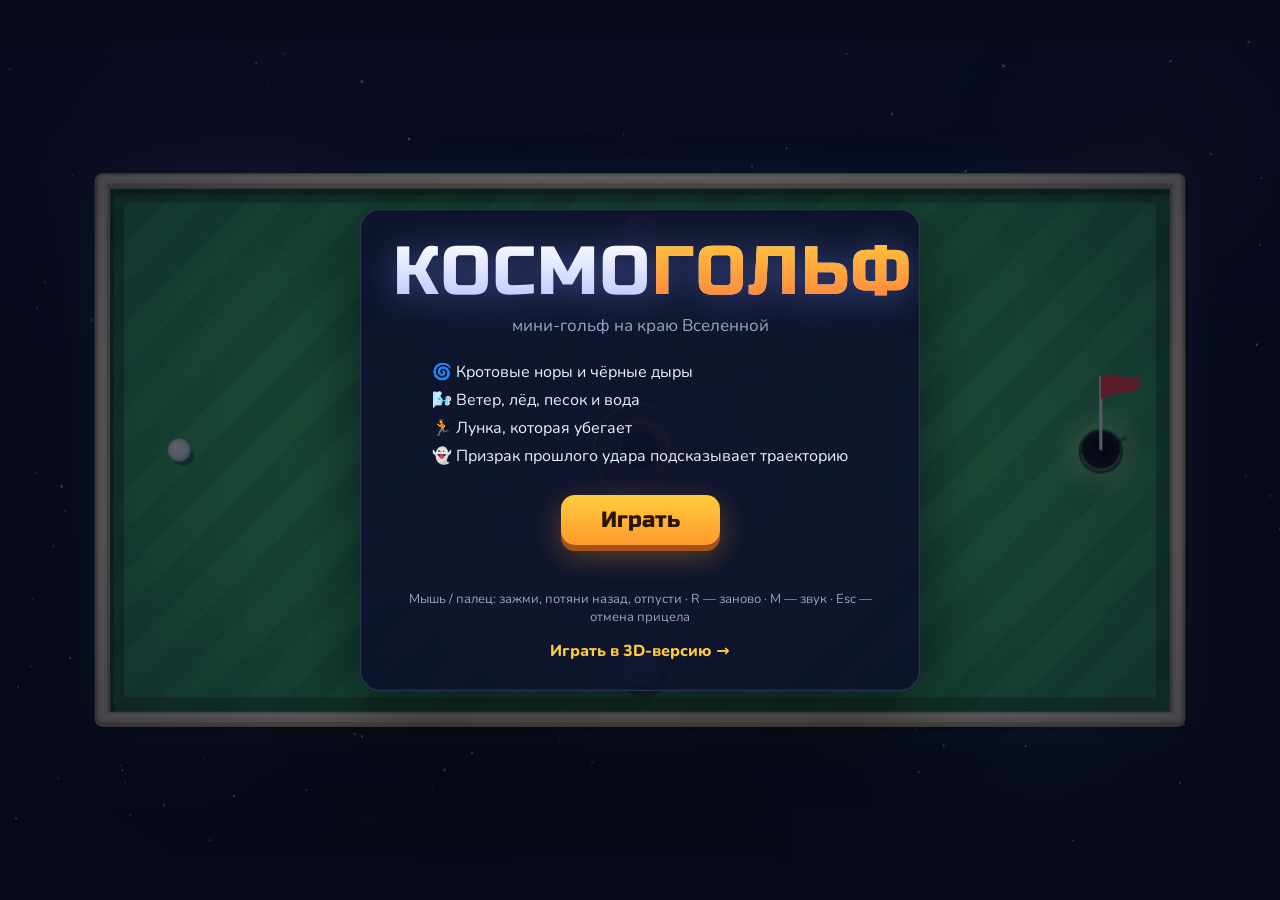
<file: index.html>
<!doctype html>
<html lang="ru">
<head>
  <meta charset="utf-8">
  <meta name="viewport" content="width=device-width, initial-scale=1, maximum-scale=1, user-scalable=no">
  <title>Космогольф — мини-гольф на краю Вселенной</title>
  <link rel="preconnect" href="https://fonts.googleapis.com">
  <link href="https://fonts.googleapis.com/css2?family=Russo+One&family=Nunito:wght@600;800&display=swap" rel="stylesheet">
  <link rel="stylesheet" href="style.css">
</head>
<body>
  <div id="stage">
    <canvas id="game"></canvas>

    <div id="hud" class="hidden">
      <div class="hud-left">
        <span class="hole-no" id="hud-hole">1/9</span>
        <span class="hole-name" id="hud-name">—</span>
      </div>
      <div class="hud-right">
        <span class="chip">Пар <b id="hud-par">2</b></span>
        <span class="chip">Удары <b id="hud-strokes">0</b></span>
        <span class="chip">Итог <b id="hud-total">E</b></span>
        <button class="icon" id="btn-restart" title="Заново (R)">↺</button>
        <button class="icon" id="btn-mute" title="Звук (M)">♪</button>
      </div>
    </div>
    <div id="tip" class="hidden"></div>
    <div id="toast"></div>

    <div id="title" class="overlay">
      <div class="panel">
        <div class="logo">КОСМО<span>ГОЛЬФ</span></div>
        <div class="subtitle">мини-гольф на краю Вселенной</div>
        <ul class="features">
          <li>🌀 Кротовые норы и чёрные дыры</li>
          <li>🌬️ Ветер, лёд, песок и вода</li>
          <li>🏃 Лунка, которая убегает</li>
          <li>👻 Призрак прошлого удара подсказывает траекторию</li>
        </ul>
        <button class="big" id="btn-play">Играть</button>
        <div class="best" id="best"></div>
        <div class="help">Мышь / палец: зажми, потяни назад, отпусти · R — заново · M — звук · Esc — отмена прицела</div>
        <a class="switch-link" href="3d/index.html">Играть в 3D-версию →</a>
      </div>
    </div>

    <div id="card" class="overlay hidden">
      <div class="panel">
        <div class="card-hole" id="card-hole">Лунка 1</div>
        <div class="card-result" id="card-result">Пар</div>
        <div class="card-sub" id="card-sub"></div>
        <table class="scorecard" id="scorecard"></table>
        <button class="big" id="btn-next">Дальше →</button>
      </div>
    </div>
  </div>

  <script src="js/physics.js"></script>
  <script src="js/levels.js"></script>
  <script src="js/audio.js"></script>
  <script src="js/game.js"></script>
</body>
</html>
</file>
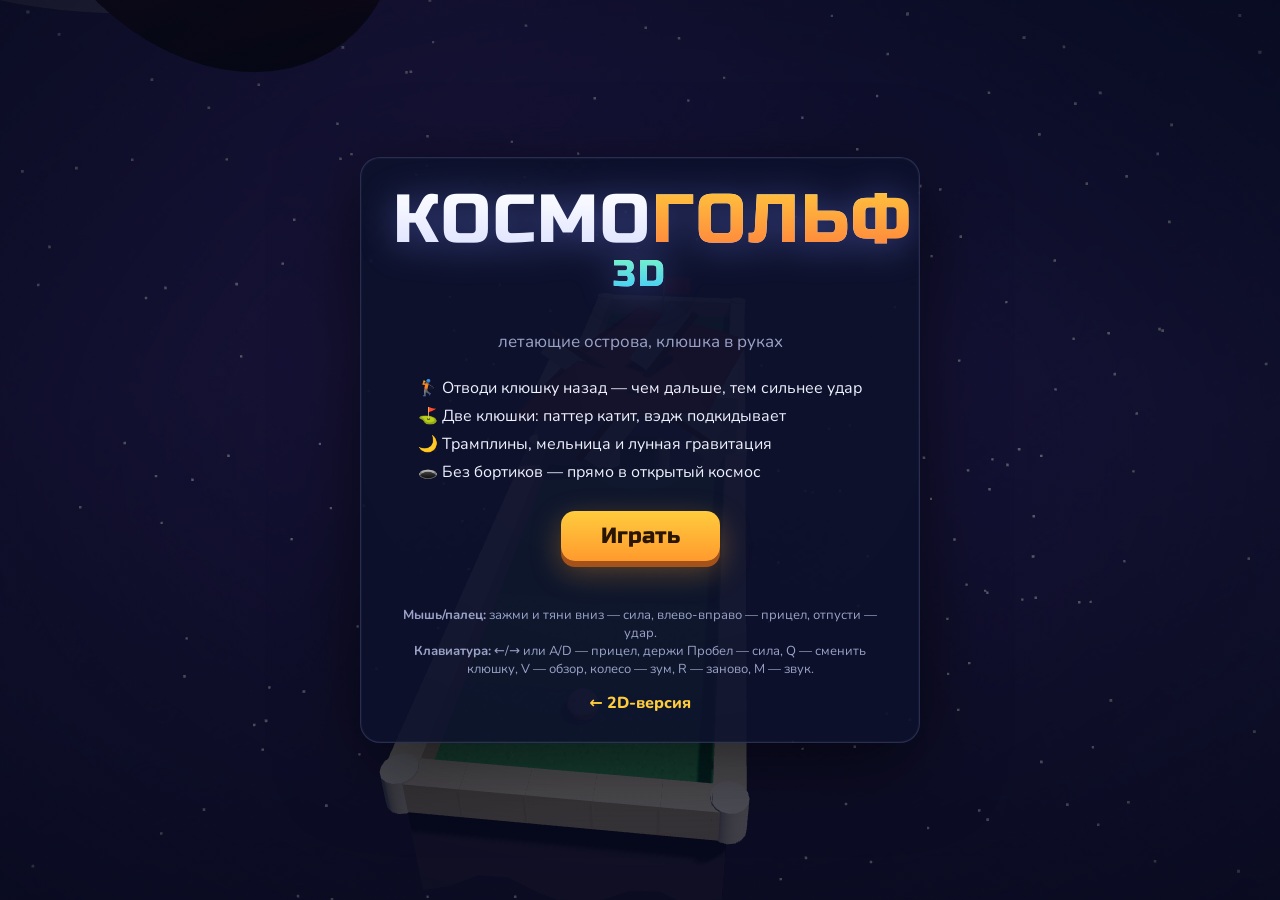
<file: 3d/index.html>
<!doctype html>
<html lang="ru">
<head>
  <meta charset="utf-8">
  <meta name="viewport" content="width=device-width, initial-scale=1, maximum-scale=1, user-scalable=no">
  <title>Космогольф 3D</title>
  <link rel="preconnect" href="https://fonts.googleapis.com">
  <link href="https://fonts.googleapis.com/css2?family=Russo+One&family=Nunito:wght@600;800&display=swap" rel="stylesheet">
  <link rel="stylesheet" href="../style.css">
  <link rel="stylesheet" href="style3d.css">
</head>
<body>
  <div id="stage3d">
    <canvas id="c"></canvas>

    <div id="hud" class="hidden">
      <div class="hud-left">
        <span class="hole-no" id="hud-hole">1/6</span>
        <span class="hole-name" id="hud-name">—</span>
      </div>
      <div class="hud-right">
        <span class="chip">Пар <b id="hud-par">2</b></span>
        <span class="chip">Удары <b id="hud-strokes">0</b></span>
        <span class="chip">Итог <b id="hud-total">E</b></span>
        <button class="icon" id="btn-view" title="Обзор (V)">👁</button>
        <button class="icon" id="btn-restart" title="Заново (R)">↺</button>
        <button class="icon" id="btn-mute" title="Звук (M)">♪</button>
      </div>
    </div>

    <div id="clubs" class="hidden">
      <button class="club active" data-club="putter"><span class="club-ico">⎯</span>Паттер<small>катит</small></button>
      <button class="club" data-club="wedge"><span class="club-ico">⟋</span>Вэдж<small>подкидывает</small></button>
    </div>

    <div id="power" class="hidden">
      <div class="power-label">СИЛА</div>
      <div class="power-bar"><div class="power-fill" id="power-fill"></div></div>
      <div class="power-val" id="power-val">0%</div>
    </div>

    <div id="tip" class="hidden"></div>
    <div id="toast"></div>

    <div id="title" class="overlay">
      <div class="panel">
        <div class="logo">КОСМО<span>ГОЛЬФ</span> <span class="three-d">3D</span></div>
        <div class="subtitle">летающие острова, клюшка в руках</div>
        <ul class="features">
          <li>🏌️ Отводи клюшку назад — чем дальше, тем сильнее удар</li>
          <li>⛳ Две клюшки: паттер катит, вэдж подкидывает</li>
          <li>🌙 Трамплины, мельница и лунная гравитация</li>
          <li>🕳️ Без бортиков — прямо в открытый космос</li>
        </ul>
        <button class="big" id="btn-play">Играть</button>
        <div class="best" id="best"></div>
        <div class="help">
          <b>Мышь/палец:</b> зажми и тяни вниз — сила, влево-вправо — прицел, отпусти — удар.<br>
          <b>Клавиатура:</b> ←/→ или A/D — прицел, держи Пробел — сила, Q — сменить клюшку,
          V — обзор, колесо — зум, R — заново, M — звук.
        </div>
        <a class="switch-link" href="../index.html">← 2D-версия</a>
      </div>
    </div>

    <div id="card" class="overlay hidden">
      <div class="panel">
        <div class="card-hole" id="card-hole">Лунка 1</div>
        <div class="card-result" id="card-result">Пар</div>
        <div class="card-sub" id="card-sub"></div>
        <table class="scorecard" id="scorecard"></table>
        <button class="big" id="btn-next">Дальше →</button>
      </div>
    </div>
  </div>

  <script src="vendor/three.min.js"></script>
  <script src="../js/audio.js"></script>
  <script src="js/physics3d.js"></script>
  <script src="js/levels3d.js"></script>
  <script src="js/game3d.js"></script>
</body>
</html>
</file>
<file: style.css>
:root {
  --bg: #070a1c;
  --panel: rgba(14, 18, 44, 0.92);
  --line: rgba(160, 180, 255, 0.18);
  --text: #eef1ff;
  --muted: #9aa3c7;
  --accent: #ffcc3d;
  --accent2: #7df9c1;
  --pink: #ff5d8f;
}

* { box-sizing: border-box; }

html, body {
  margin: 0;
  height: 100%;
  background: var(--bg);
  color: var(--text);
  font-family: 'Nunito', system-ui, sans-serif;
  overflow: hidden;
  -webkit-user-select: none;
  user-select: none;
}

#stage {
  position: fixed;
  inset: 0;
  display: flex;
  align-items: center;
  justify-content: center;
}

canvas {
  display: block;
  touch-action: none;
  cursor: crosshair;
}

.hidden { display: none !important; }

#hud {
  position: absolute;
  top: 10px;
  left: 50%;
  transform: translateX(-50%);
  width: min(980px, calc(100% - 16px));
  display: flex;
  justify-content: space-between;
  align-items: center;
  gap: 8px;
  pointer-events: none;
  font-size: 15px;
}
.hud-left, .hud-right { display: flex; align-items: center; gap: 8px; flex-wrap: wrap; }
.hud-right { justify-content: flex-end; }
.hole-no {
  font-family: 'Russo One', sans-serif;
  background: var(--accent);
  color: #1b1400;
  padding: 3px 10px;
  border-radius: 8px;
}
.hole-name { font-family: 'Russo One', sans-serif; letter-spacing: 0.5px; text-shadow: 0 2px 8px #000; }
.chip {
  background: rgba(10, 14, 36, 0.7);
  border: 1px solid var(--line);
  padding: 3px 10px;
  border-radius: 999px;
  color: var(--muted);
  backdrop-filter: blur(4px);
}
.chip b { color: var(--text); }
button.icon {
  pointer-events: auto;
  width: 32px; height: 32px;
  border-radius: 50%;
  border: 1px solid var(--line);
  background: rgba(10, 14, 36, 0.7);
  color: var(--text);
  font-size: 16px;
  cursor: pointer;
}
button.icon:hover { background: rgba(60, 70, 140, 0.8); }
button.icon.off { opacity: 0.45; text-decoration: line-through; }

#tip {
  position: absolute;
  bottom: 12px;
  left: 50%;
  transform: translateX(-50%);
  max-width: calc(100% - 24px);
  padding: 6px 14px;
  border-radius: 10px;
  background: rgba(10, 14, 36, 0.72);
  border: 1px solid var(--line);
  color: var(--muted);
  font-size: 14px;
  text-align: center;
  pointer-events: none;
}

#toast {
  position: absolute;
  top: 22%;
  left: 50%;
  transform: translate(-50%, 0);
  font-family: 'Russo One', sans-serif;
  font-size: clamp(20px, 4vw, 38px);
  color: var(--accent);
  text-shadow: 0 3px 0 #5a2d00, 0 0 24px rgba(255, 180, 0, 0.5);
  white-space: nowrap;
  pointer-events: none;
  opacity: 0;
  text-align: center;
}
#toast.show { animation: toast 2.2s ease-out forwards; }
#toast.small { font-size: clamp(16px, 2.6vw, 24px); color: #fff; text-shadow: 0 2px 10px #000; }
@keyframes toast {
  0% { opacity: 0; transform: translate(-50%, 20px) scale(0.7); }
  12% { opacity: 1; transform: translate(-50%, 0) scale(1.08); }
  20% { transform: translate(-50%, 0) scale(1); }
  75% { opacity: 1; }
  100% { opacity: 0; transform: translate(-50%, -30px) scale(1); }
}

.overlay {
  position: absolute;
  inset: 0;
  display: flex;
  align-items: center;
  justify-content: center;
  background: radial-gradient(ellipse at center, rgba(7, 10, 28, 0.45), rgba(7, 10, 28, 0.85));
  padding: 16px;
  z-index: 5;
}
.panel {
  background: var(--panel);
  border: 1px solid var(--line);
  border-radius: 20px;
  padding: 28px 32px;
  max-width: 560px;
  width: 100%;
  text-align: center;
  box-shadow: 0 20px 80px rgba(0, 0, 0, 0.6), 0 0 0 1px rgba(255, 255, 255, 0.03) inset;
  animation: pop 0.35s cubic-bezier(.2, 1.4, .4, 1);
  max-height: calc(100vh - 32px);
  overflow: auto;
}
@keyframes pop { from { transform: scale(0.85); opacity: 0; } to { transform: scale(1); opacity: 1; } }

.logo {
  font-family: 'Russo One', sans-serif;
  font-size: clamp(40px, 9vw, 68px);
  letter-spacing: 2px;
  line-height: 1;
  background: linear-gradient(180deg, #fff, #b9c3ff);
  -webkit-background-clip: text;
  background-clip: text;
  color: transparent;
  filter: drop-shadow(0 4px 18px rgba(120, 140, 255, 0.45));
}
.logo span {
  background: linear-gradient(180deg, var(--accent), #ff7a3d);
  -webkit-background-clip: text;
  background-clip: text;
}
.subtitle { color: var(--muted); margin: 8px 0 18px; font-size: 17px; }
.features { list-style: none; padding: 0; margin: 0 0 22px; text-align: left; display: inline-block; }
.features li { margin: 6px 0; font-size: 16px; }

button.big {
  font-family: 'Russo One', sans-serif;
  font-size: 22px;
  padding: 12px 40px;
  border: none;
  border-radius: 14px;
  background: linear-gradient(180deg, var(--accent), #ff9a2e);
  color: #2a1600;
  cursor: pointer;
  box-shadow: 0 6px 0 #a4521a, 0 10px 30px rgba(255, 160, 40, 0.35);
  transition: transform 0.08s;
}
button.big:hover { transform: translateY(-2px); }
button.big:active { transform: translateY(3px); box-shadow: 0 3px 0 #a4521a; }

.best { margin-top: 14px; color: var(--accent2); min-height: 1.2em; }
.help { margin-top: 12px; color: var(--muted); font-size: 13px; }
.switch-link {
  display: inline-block;
  margin-top: 14px;
  color: var(--accent);
  text-decoration: none;
  font-weight: 800;
}
.switch-link:hover { text-decoration: underline; }

.card-hole { color: var(--muted); font-size: 16px; }
.card-result {
  font-family: 'Russo One', sans-serif;
  font-size: clamp(34px, 7vw, 52px);
  color: var(--accent);
  margin: 4px 0;
}
.card-sub { color: var(--muted); margin-bottom: 16px; min-height: 1.2em; }

.scorecard {
  width: 100%;
  border-collapse: collapse;
  margin-bottom: 20px;
  font-size: 14px;
  table-layout: fixed;
}
.scorecard th, .scorecard td {
  border: 1px solid var(--line);
  padding: 5px 2px;
}
.scorecard th { color: var(--muted); font-weight: 600; }
.scorecard td.cur { background: rgba(255, 204, 61, 0.18); }
.scorecard .under { color: var(--accent2); font-weight: 800; }
.scorecard .over { color: var(--pink); }
.scorecard .tot { font-weight: 800; }

@media (max-width: 640px) {
  #hud { font-size: 12px; top: 6px; }
  .hole-name { display: none; }
  .panel { padding: 20px 16px; }
  .scorecard { font-size: 12px; }
}
</file>
<file: 3d/style3d.css>
#stage3d { position: fixed; inset: 0; }
#stage3d canvas { width: 100%; height: 100%; display: block; touch-action: none; cursor: grab; }
#stage3d canvas:active { cursor: grabbing; }

.logo .three-d {
  font-size: 0.55em;
  vertical-align: super;
  background: linear-gradient(180deg, #7df9c1, #3dc8ff);
  -webkit-background-clip: text;
  background-clip: text;
}

#clubs {
  position: absolute;
  left: 14px;
  bottom: 14px;
  display: flex;
  gap: 8px;
}
.club {
  display: flex;
  flex-direction: column;
  align-items: center;
  gap: 2px;
  min-width: 92px;
  padding: 8px 10px;
  border-radius: 14px;
  border: 1px solid var(--line);
  background: rgba(10, 14, 36, 0.75);
  color: var(--muted);
  font-family: 'Russo One', sans-serif;
  font-size: 15px;
  cursor: pointer;
  backdrop-filter: blur(4px);
}
.club small { font-family: 'Nunito', sans-serif; font-size: 11px; opacity: 0.8; }
.club-ico { font-size: 20px; line-height: 1; }
.club.active {
  color: #1b1400;
  background: linear-gradient(180deg, var(--accent), #ff9a2e);
  border-color: transparent;
  box-shadow: 0 4px 18px rgba(255, 170, 40, 0.35);
}

#power {
  position: absolute;
  right: 18px;
  top: 50%;
  transform: translateY(-50%);
  display: flex;
  flex-direction: column;
  align-items: center;
  gap: 6px;
  pointer-events: none;
}
.power-label, .power-val {
  font-family: 'Russo One', sans-serif;
  font-size: 13px;
  color: var(--muted);
  text-shadow: 0 1px 4px #000;
}
.power-val { color: var(--text); min-width: 42px; text-align: center; }
.power-bar {
  width: 22px;
  height: min(260px, 40vh);
  border-radius: 12px;
  border: 2px solid rgba(255, 255, 255, 0.25);
  background: rgba(10, 14, 36, 0.7);
  position: relative;
  overflow: hidden;
}
.power-fill {
  position: absolute;
  left: 0; right: 0; bottom: 0;
  height: 0%;
  background: linear-gradient(0deg, #3dff9e, #ffcc3d 60%, #ff4d6d);
  background-size: 100% min(260px, 40vh);
  background-position: bottom;
  border-radius: 10px;
}

@media (max-width: 640px) {
  .club { min-width: 74px; font-size: 13px; padding: 6px 8px; }
  #power { right: 8px; }
}
</file>
